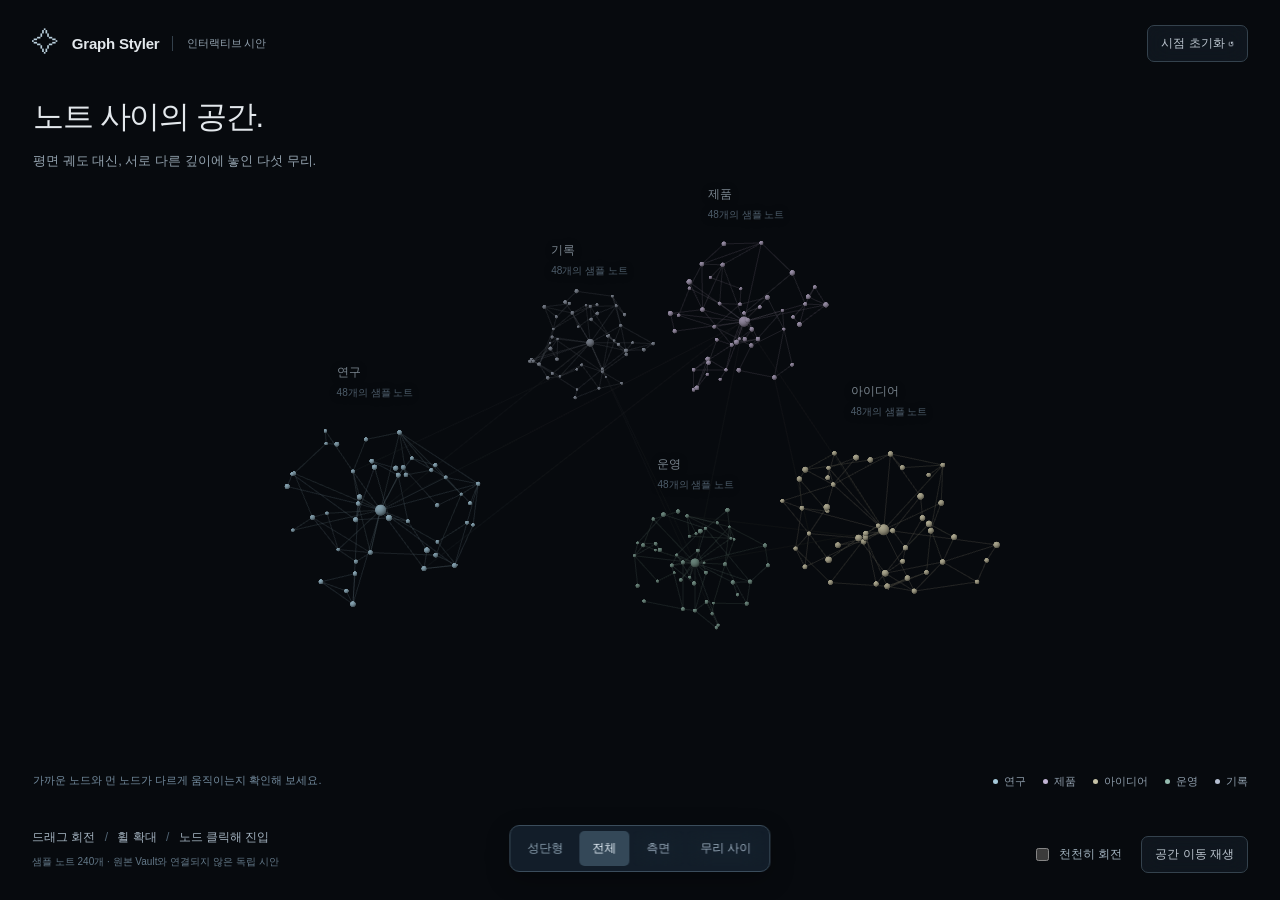
<file: docs/prototypes/constellation/index.html>
<!doctype html>
<html lang="ko">
<meta charset="utf-8">
<meta name="viewport" content="width=device-width, initial-scale=1">
<title>Graph Styler — 공간 성단 시안</title>
<link rel="stylesheet" href="style.css">
<body>
  <main>
    <canvas id="space" aria-label="드래그로 회전하는 3D 샘플 노트 그래프"></canvas>
    <header><div class="brand"><span class="mark">✧</span> Graph Styler <span class="badge">인터랙티브 시안</span></div><button id="reset">시점 초기화 ↺</button></header>
    <section class="intro"><h1>노트 사이의 공간.</h1><p>평면 궤도 대신, 서로 다른 깊이에 놓인 다섯 무리.</p></section>
    <div id="labels" aria-hidden="true"></div>
    <aside id="detail" hidden><span id="category"></span><h2 id="note-title"></h2><p id="note-detail"></p><button id="unfocus">전체로 돌아가기</button></aside>
    <div class="legend"><span><i style="--c:#a6c9da"></i>연구</span><span><i style="--c:#c2b5d4"></i>제품</span><span><i style="--c:#c6c2a7"></i>아이디어</span><span><i style="--c:#96bcb0"></i>운영</span><span><i style="--c:#b5bfd1"></i>기록</span></div>
    <footer><div class="instructions">드래그 회전 <span>/</span> 휠 확대 <span>/</span> 노드 클릭해 진입<br><small>샘플 노트 240개 · 원본 Vault와 연결되지 않은 독립 시안</small></div><div class="options"><label><input id="rotate" type="checkbox"> 천천히 회전</label><button id="tour">공간 이동 재생</button></div></footer>
    <nav class="views" aria-label="비교할 카메라 시점"><span>성단형</span><button data-view="overview" aria-pressed="true">전체</button><button data-view="side" aria-pressed="false">측면</button><button data-view="inside" aria-pressed="false">무리 사이</button></nav>
    <div id="hint" role="status">가까운 노드와 먼 노드가 다르게 움직이는지 확인해 보세요.</div>
    <div id="failure" hidden>이 브라우저에서 WebGL 2를 시작하지 못했습니다.</div>
  </main>
  <script type="module" src="scene.js"></script>
</body>
</html>
</file>
<file: docs/prototypes/constellation/style.css>
:root{color-scheme:dark;font-family:-apple-system,BlinkMacSystemFont,"Apple SD Gothic Neo",sans-serif;color:#e3e8ec;background:#0b1016;font-synthesis:none}
*{box-sizing:border-box}body{margin:0}main{position:relative;width:100vw;height:100dvh;overflow:hidden}canvas{width:100%;height:100%;display:block;touch-action:none;cursor:grab}canvas:active{cursor:grabbing}
header{position:absolute;inset:0 0 auto;display:flex;align-items:center;justify-content:space-between;padding:25px 32px;pointer-events:none}.brand{display:flex;gap:13px;align-items:center;font-size:15px;font-weight:550;letter-spacing:-.2px}.mark{font-size:27px;color:#b8cedb}.badge{font-size:11px;color:#91a0ad;border-left:1px solid #33404b;padding-left:14px;font-weight:400}
button{font:inherit;color:#bdc7d0;background:#131c25b3;border:1px solid #34424d;border-radius:7px;padding:9px 13px;cursor:pointer;pointer-events:auto;backdrop-filter:blur(12px)}button:hover{color:white;border-color:#8299a9;background:#253342}button:focus-visible,input:focus-visible{outline:2px solid #bad9eb;outline-offset:4px}header button{font-size:12px}
.intro{position:absolute;top:96px;left:33px;pointer-events:none}h1{font-size:31px;font-weight:450;letter-spacing:-1.3px;margin:0 0 12px}.intro p{font-size:13px;color:#94a3af;line-height:1.7;margin:0;max-width:330px}
#labels{position:absolute;inset:0;pointer-events:none}.cluster-label{position:absolute;font-size:12px;color:#aab9c5;text-shadow:0 1px 8px #000;transform:translate(-50%,-50%);transition:opacity .2s}.cluster-label em{display:block;font-size:10px;color:#6c8193;font-style:normal;margin-top:5px;text-align:center}
aside{position:absolute;right:32px;top:100px;width:240px;padding:22px;background:#111a22e8;border:1px solid #3d5261;border-radius:11px;backdrop-filter:blur(18px)}aside[hidden]{display:none}aside>span{font-size:11px;color:#9ab3c3}h2{font-size:20px;line-height:1.5;font-weight:500;margin:10px 0}aside p{font-size:12px;line-height:1.8;color:#9fafbb}aside button{font-size:12px;margin-top:8px}
.legend{position:absolute;right:32px;bottom:111px;display:flex;gap:17px;font-size:11px;color:#8f9eac;pointer-events:none}.legend span{display:flex;align-items:center;gap:6px}.legend i{width:5px;height:5px;border-radius:50%;background:var(--c)}
footer{position:absolute;inset:auto 32px 27px;display:flex;justify-content:space-between;align-items:end;pointer-events:none}.instructions{font-size:12px;color:#a3b2bf;line-height:2}.instructions span{color:#526575;padding:0 6px}.instructions small{font-size:10px;color:#637888}.options{display:flex;align-items:center;gap:19px;font-size:12px}.options label{pointer-events:auto;display:flex;align-items:center;gap:7px;color:#a2b3c0}.options input{accent-color:#abc8dc}.options button{font-size:12px}
.views{position:absolute;bottom:28px;left:50%;transform:translateX(-50%);display:flex;align-items:center;gap:4px;padding:5px;background:#14202ce8;border:1px solid #3b4d5c;border-radius:10px;backdrop-filter:blur(15px);box-shadow:0 8px 25px #0004;font-size:12px}.views>span{padding:0 12px;color:#8da2b3}.views button{border:0;background:none;padding:9px 13px;border-radius:5px;color:#98aabb}.views button[aria-pressed=true]{background:#344858;color:#eaf4fc}
#hint{position:absolute;bottom:112px;left:33px;font-size:11px;color:#738b9e;pointer-events:none}#failure{position:absolute;inset:40% 20%;text-align:center;color:#f0b9a6}
@media(max-width:900px){header{padding:18px}.intro{left:18px;top:78px}h1{font-size:25px}.intro p{max-width:250px;font-size:11px}footer{inset:auto 18px 86px}.instructions{font-size:10px}.instructions small{display:none}.legend{right:18px;bottom:145px;gap:9px;font-size:10px}.views{bottom:22px}#hint{display:none}aside{right:18px;top:145px;width:200px}.options{gap:10px}.options label{font-size:10px}.badge{display:none}}
</file>
